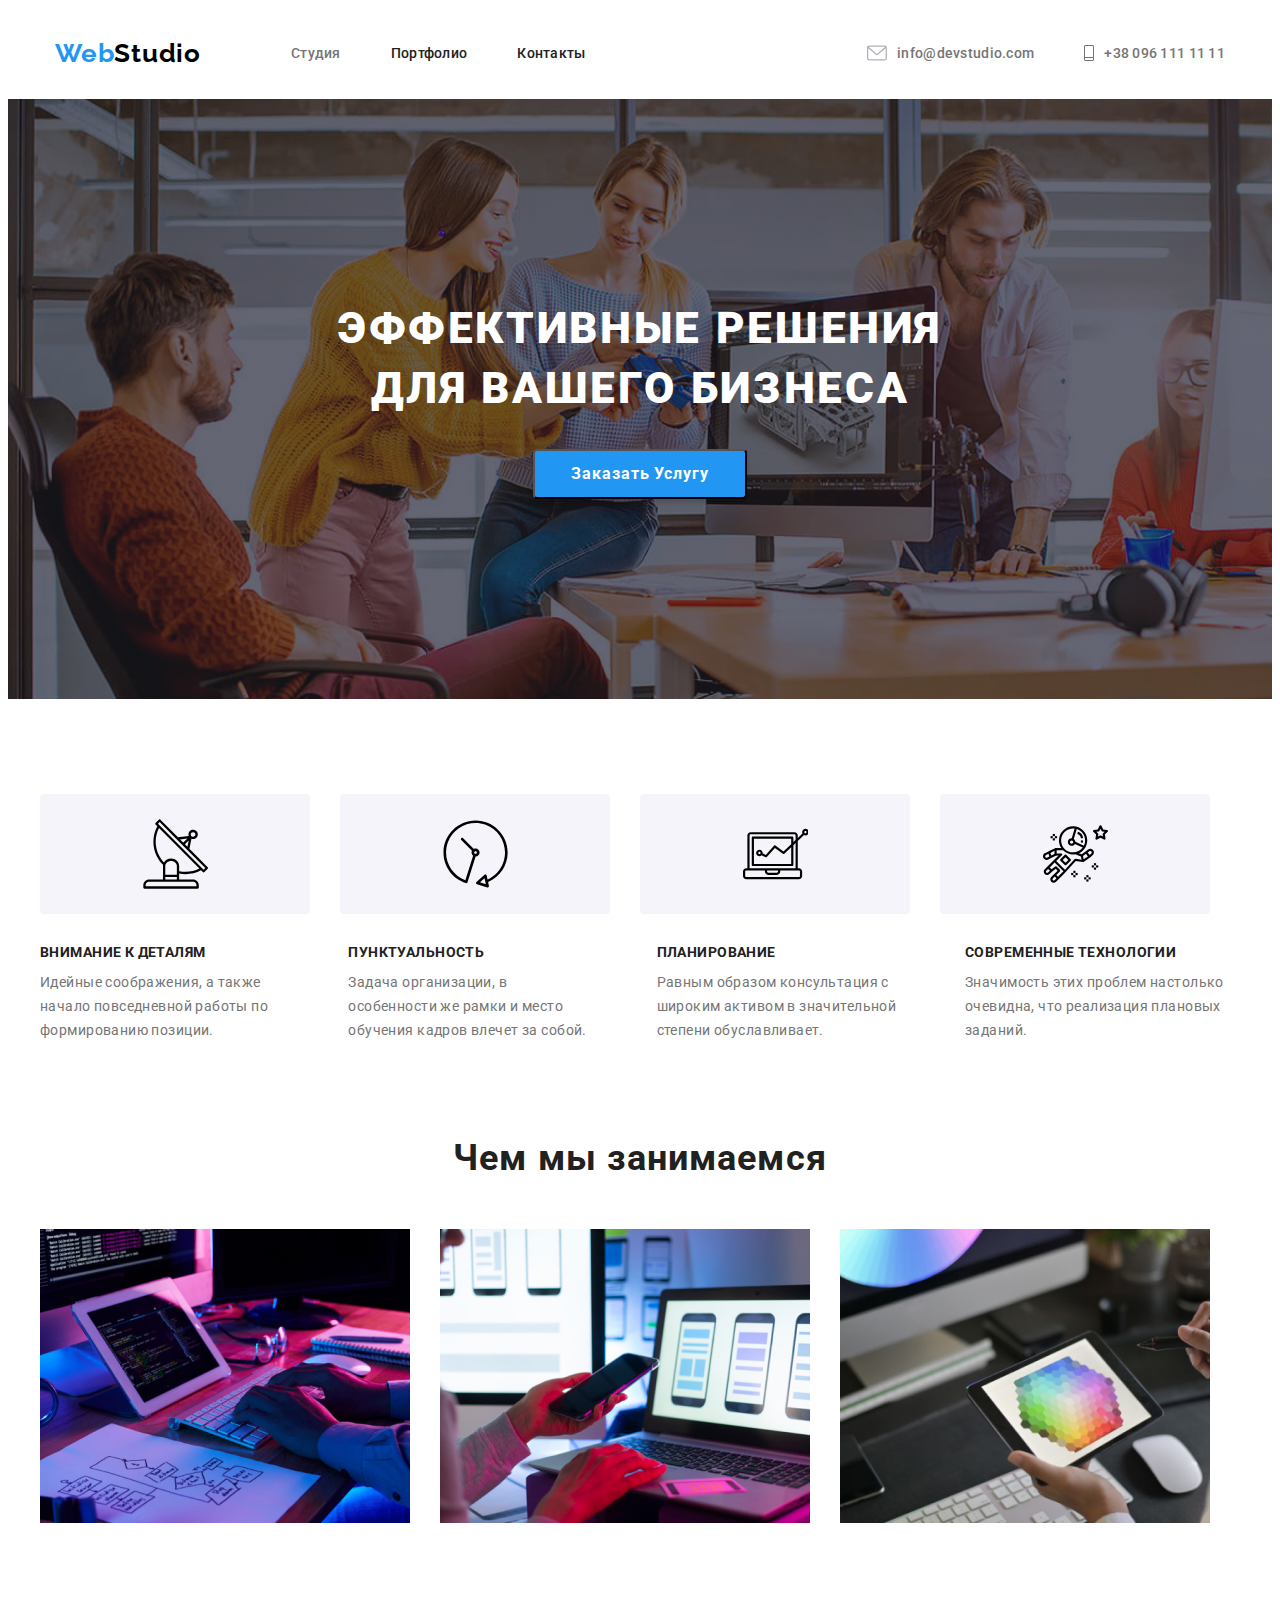
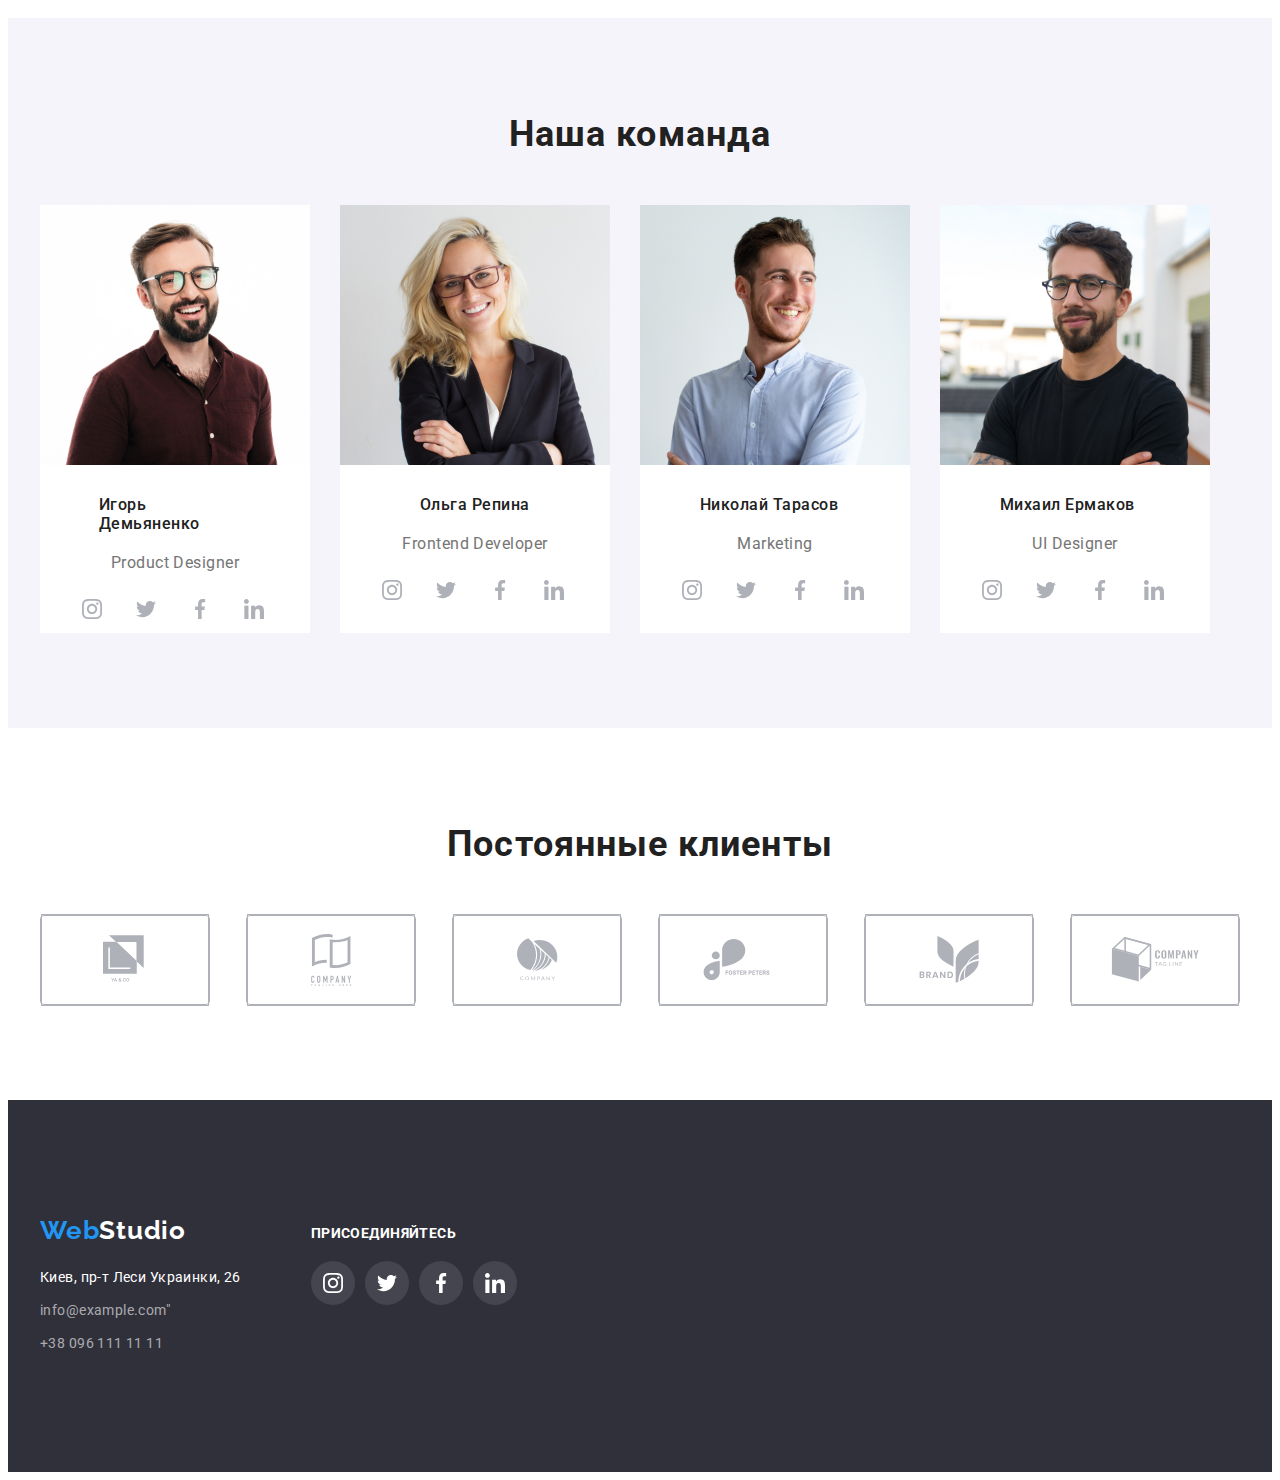
<file: index.html>
<!DOCTYPE html>
<html lang="ru">
<head>
    <meta charset="UTF-8">
    <meta name="viewport" content="width=device-width, initial-scale=1.0">
    <title>document</title>
    <link rel="stylesheet" href="https://cdnjs.cloudflare.com/ajax/libs/modern-normalize/1.0.0/modern-normalize.min.css"
        integrity="sha512-ISS7cAi1PEhQ8jnbJpJZMd29NlhNj4AWYyLOSp2CE/CsHxTCu+r+t0D2yoJudVrd0/8fTVPUVDzY5Tvli75u/g=="
        crossorigin="anonymous" />
    <link rel="stylesheet" href="./css/styles.css">
    <link rel= "preconnect" href="https://fonts.gstatic.com">
<link href="https://fonts.googleapis.com/css2?family=Raleway:wght@700&family=Roboto:wght@400;500;700;900&display=swap" rel="stylesheet", rel="preconnect" href="https://fonts.gstatic.com">
<link href="https://fonts.googleapis.com/css2?family=Raleway:wght@700&display=swap" rel="stylesheet">
</head>
<body> 
    <header class="header">
         <div class="container">
        <nav class="navigation">
         <a class="navigation-logo" href=""><span class="web">Web</span><span class="studio">Studio</span></a>
        <ul class="navigation-list">
           
            <li ><a class="address-mail" href="./portfolio.html">Студия</a></li>
            <li ><a class="navigation-list-item" href="./portfolio.html" >Портфолио</a></li>
            <li ><a class="navigation-list-item-in"  href="">Контакты</a></li>
        </ul>
        </nav>
            <address class="address" >
        <a  class = "navigation-list-item-blue" href="mailto:info@devstudio.com"><svg class="mail" width="16" height="12">
            <use href="./images/sprite.svg#icon-mail"> </use>
        </svg>
       info@devstudio.com</a>
          <a class="header-phone" href="tel:+380961111111"><svg class="phone" width="10" height="16">
            <use href="./images/sprite.svg#icon-phone"> </use>
        </svg>+38 096 111 11 11</a>
            </address>
        </div>
      </header>
    <!--HEADER-->
    <main>
<!--hero-->
    <section class="hero">
    <div class="container-hero">
    <h1 class="hero-title">
        Эффективные решения для вашего бизнеса
    </h1>
    
    <button  class="service-button"  type="button" > <span class="modal-button" >Заказать Услугу</span></button>
    </div>
   </section> 
   <section class="photo-before">
       <div class="container">
           <ul class="photo-before-list">
               <li class="photo-before-list-icon"> <svg class="photo-before-list-item"  width="65";
  height="70";>
                    <use href="./images/sprite.svg#icon-sputnik"></use>
                </svg></li>
        <li class="photo-before-list-icon"> <svg class="photo-before-list-item" width="65" ; height="70" ;>
                <use href="./images/sprite.svg#icon-clock"></use>
            </svg></li>
            <li class="photo-before-list-icon"> <svg class="photo-before-list-item" width="65" ; height="70" ;>
                    <use href="./images/sprite.svg#icon-lep-top"></use>
                </svg></li>
            <li class="photo-before-list-icon"> <svg class="photo-before-list-item" width="65" ; height="70" ;>
                    <use href="./images/sprite.svg#icon-space"></use>
                </svg></li>
           </ul>
   </div>
   </section>
<!--our work idea-->
    <section class="work">
        <div class="container">
        <ul class="work-ul" >
        <li class="work-desk"> <h2  class="work-idea">Внимание к деталям</h2>
        <span class="work-idea-optoins">Идейные соображения, а также начало повседневной работы по формированию позиции.
        </span>
    </li>
    <li class="work-desk" > <h2 class="work-idea" >Пунктуальность</h2> <span class="work-idea-optoins">Задача организации, в особенности же рамки и место обучения кадров влечет за собой.</span></li>
    <li class="work-desk"> <h2 class="work-idea" >Планирование</h2><span class="work-idea-optoins" > Равным образом консультация с широким активом в значительной степени обуславливает.</span></li>
    <li class="work-desk-once"> <h2 class="work-idea">Современные технологии</h2> <span class="work-idea-optoins">Значимость этих проблем настолько очевидна, что реализация плановых заданий.</span></li>
</ul>
</div>
    </section>

    <!--our work photo-->
    <section class="work-blok">
        <h2 class="work-process">Чем мы занимаемся</h2>
        <div class="container">
            <ul class="work-ul">
            <li class="photo-work"> <img src="images/our work/box 1.jpg" alt="фото чем мы занимаемся"  width="370" height="294"> </li>
            <li class="photo-work"><img src="images/our work/box2.jpg" alt="фото чем мы занимаемся"width="370" height="294"></li>
            <li ><img src="images/our work/box3.jpg" alt="фото чем мы занимаемся"width="370" height="294"></li>
        </ul>
        </div>
    
    </section>
    <!--our team-->
    <section class="work-people" >
        <div class="container">
        <h2 class="work-process">Наша команда</h2>
       
                
         <ul class="work-ul" >
               <div class="person">
            <img  class="img-card"  src="./images/our team/img (1).jpg" alt="фото дизайнера" width="270" height="260">
            <h3 class="name-one">Игорь Демьяненко</h3>
            <p class="professional">Product Designer</p>
            <ul class="social-network">
                <li class="social-network-items"><a class="social-network-link" href=""> <svg class="network-photo" ><use href="./images/sprite.svg#icon-instagram"></use></svg></a>
                </li>
                <li class="social-network-items"><a class="social-network-link" href=""> <svg class="network-photo">
                            <use href="./images/sprite.svg#icon-twitter"></use>
                        </svg></a>
                </li>
                <li class="social-network-items"><a class="social-network-link" href=""> <svg class="network-photo">
                            <use href="./images/sprite.svg#icon-facebook"></use>
                        </svg></a>
                </li>
                <li class="social-network-items"><a class="social-network-link" href=""> <svg class="network-photo">
                            <use href="./images/sprite.svg#icon-linkedin"></use>
                        </svg></a>
                </li>
                </ul>
            </div>
        <div class="person">
            <img   class="img-card"src="./images/our team/img (2).jpg" alt="фото менеджера"width="270" height="260">
            <h3 class="name-fr"> Ольга Репина</h3>
            <p class="professional" >Frontend Developer</p>
<ul class="social-network">
    <li class="social-network-items"><a class="social-network-link" href=""> <svg class="network-photo">
                <use href="./images/sprite.svg#icon-instagram"></use>
            </svg></a>
    </li>
    <li class="social-network-items"><a class="social-network-link" href=""> <svg class="network-photo">
                <use href="./images/sprite.svg#icon-twitter"></use>
            </svg></a>
    </li>
    <li class="social-network-items"><a class="social-network-link" href=""> <svg class="network-photo">
                <use href="./images/sprite.svg#icon-facebook"></use>
            </svg></a>
    </li>
    <li class="social-network-items"><a class="social-network-link" href=""> <svg class="network-photo">
                <use href="./images/sprite.svg#icon-linkedin"></use>
            </svg></a>
    </li>
</ul>
        </div>


        <div class="person">
            <img src="./images/our team/img (3).jpg" alt="фото маркетолога" width="270" height="260">
            <h3 class="name-mark">Николай Тарасов</h3>
            <p class="professional">Marketing</p>
<ul class="social-network">
    <li class="social-network-items"><a class="social-network-link" href=""> <svg class="network-photo">
                <use href="./images/sprite.svg#icon-instagram"></use>
            </svg></a>
    </li>
    <li class="social-network-items"><a class="social-network-link" href=""> <svg class="network-photo">
                <use href="./images/sprite.svg#icon-twitter"></use>
            </svg></a>
    </li>
    <li class="social-network-items"><a class="social-network-link" href=""> <svg class="network-photo">
                <use href="./images/sprite.svg#icon-facebook"></use>
            </svg></a>
    </li>
    <li class="social-network-items"><a class="social-network-link" href=""> <svg class="network-photo">
                <use href="./images/sprite.svg#icon-linkedin"></use>
            </svg></a>
    </li>
</ul>
        </div>

        <div class="person-once">
           
            <img src="./images/our team/img (4).jpg" alt="фото дизайнера"width="270" height="260">
            <h3 class="name-diz">Михаил Ермаков</h3>
            <p class="professional">UI Designer</p>
<ul class="social-network">
    <li class="social-network-items"><a class="social-network-link" href=""> <svg class="network-photo">
                <use href="./images/sprite.svg#icon-instagram"></use>
            </svg></a>
    </li>
    <li class="social-network-items"><a class="social-network-link" href=""> <svg class="network-photo">
                <use href="./images/sprite.svg#icon-twitter"></use>
            </svg></a>
    </li>
    <li class="social-network-items"><a class="social-network-link" href=""> <svg class="network-photo">
                <use href="./images/sprite.svg#icon-facebook"></use>
            </svg></a>
    </li>
    <li class="social-network-items"><a class="social-network-link" href=""> <svg class="network-photo">
                <use href="./images/sprite.svg#icon-linkedin"></use>
            </svg></a>
    </li>
</ul>
    </div>
       
    </div>
    </section>
    <section class="client">
        <div class="container-client">
            <h2 class="our-client">Постоянные клиенты</h2>
<ul class="client-list">
    <li class="client-items"><a class="client-items-link" href=""> <svg class="client-photo" width="45" height="50">
                <use href="./images/sprite.svg#icon-paper"></use>
                
            </svg></a>
            </li>

            <li class="client-items"><a class="client-items-link" href=""> <svg class="client-photo" width="45" height="52">
                        <use href="./images/sprite.svg#icon-company"></use>
            
                    </svg></a>
            </li>
            <li class="client-items"><a class="client-items-link" href=""> <svg class="client-photo" width="41" height="43">
                        <use href="./images/sprite.svg#icon-company-elipse"></use>
            
                    </svg></a>
            </li>
            <li class="client-items"><a class="client-items-link" href=""> <svg class="client-photo" width="80" height="42">
                        <use href="./images/sprite.svg#icon-foster"></use>
            
                    </svg></a>
            </li>
            <li class="client-items"><a class="client-items-link" href=""> <svg class="client-photo" width="60" height="47">
                        <use href="./images/sprite.svg#icon-brand"></use>
            
                    </svg></a>
            </li>
            <li class="client-items"><a class="client-items-link" href=""> <svg class="client-photo" width="89" height="45">
                        <use href="./images/sprite.svg#icon-company-kvadro"></use>
            
                    </svg></a>
            </li>
</ul>
</div>

            </div>
            </section>
</main>

<footer class="cont-footer">
<div class="container">
    <div class="nav-foot">
<a class="navigation-logo-footer" href=""><span class="web">Web</span><span class="studio-white">Studio</span></a>
<address >
    
<ul  class="futer-ul">
<li  class="address-footer-once" > <a  class= "address-style" href="https://goo.gl/maps/gUX8hAbv2jHmD63R7 " target="_blank">Киев, пр-т Леси Украинки, 26</a></li>
<li class="address-footer"><a class= "address-style-inf" href="mailto:info@example.com">info@example.com"</a></li>
<li class="address-footer"><a class= "address-style-inf"href="tel:+380961111111">+38 096 111 11 11</a></li>
</ul>
</address>
</div>
<div class="footer-social">
    <p class="footer-it"> присоединяйтесь</p>

    <ul class="social-network-footer">
        <li class="social-network-items"><a class="social-network-link-footer" href=""> <svg class="network-photo-footer">
                    <use href="./images/sprite.svg#icon-instagram"></use>
                </svg></a>
        </li>
        <li class="social-network-items"><a class="social-network-link-footer" href=""> <svg class="network-photo-footer">
                    <use href="./images/sprite.svg#icon-twitter"></use>
                </svg></a>
        </li>
        <li class="social-network-items"><a class="social-network-link-footer" href=""> <svg class="network-photo-footer">
                    <use href="./images/sprite.svg#icon-facebook"></use>
                </svg></a>
        </li>
        <li class="social-network-items"><a class="social-network-link-footer" href=""> <svg class="network-photo-footer">
                    <use href="./images/sprite.svg#icon-linkedin"></use>
                </svg></a>
        </li>
    </ul>
</div>
</div>

</footer>
</body>
</html>
</file>
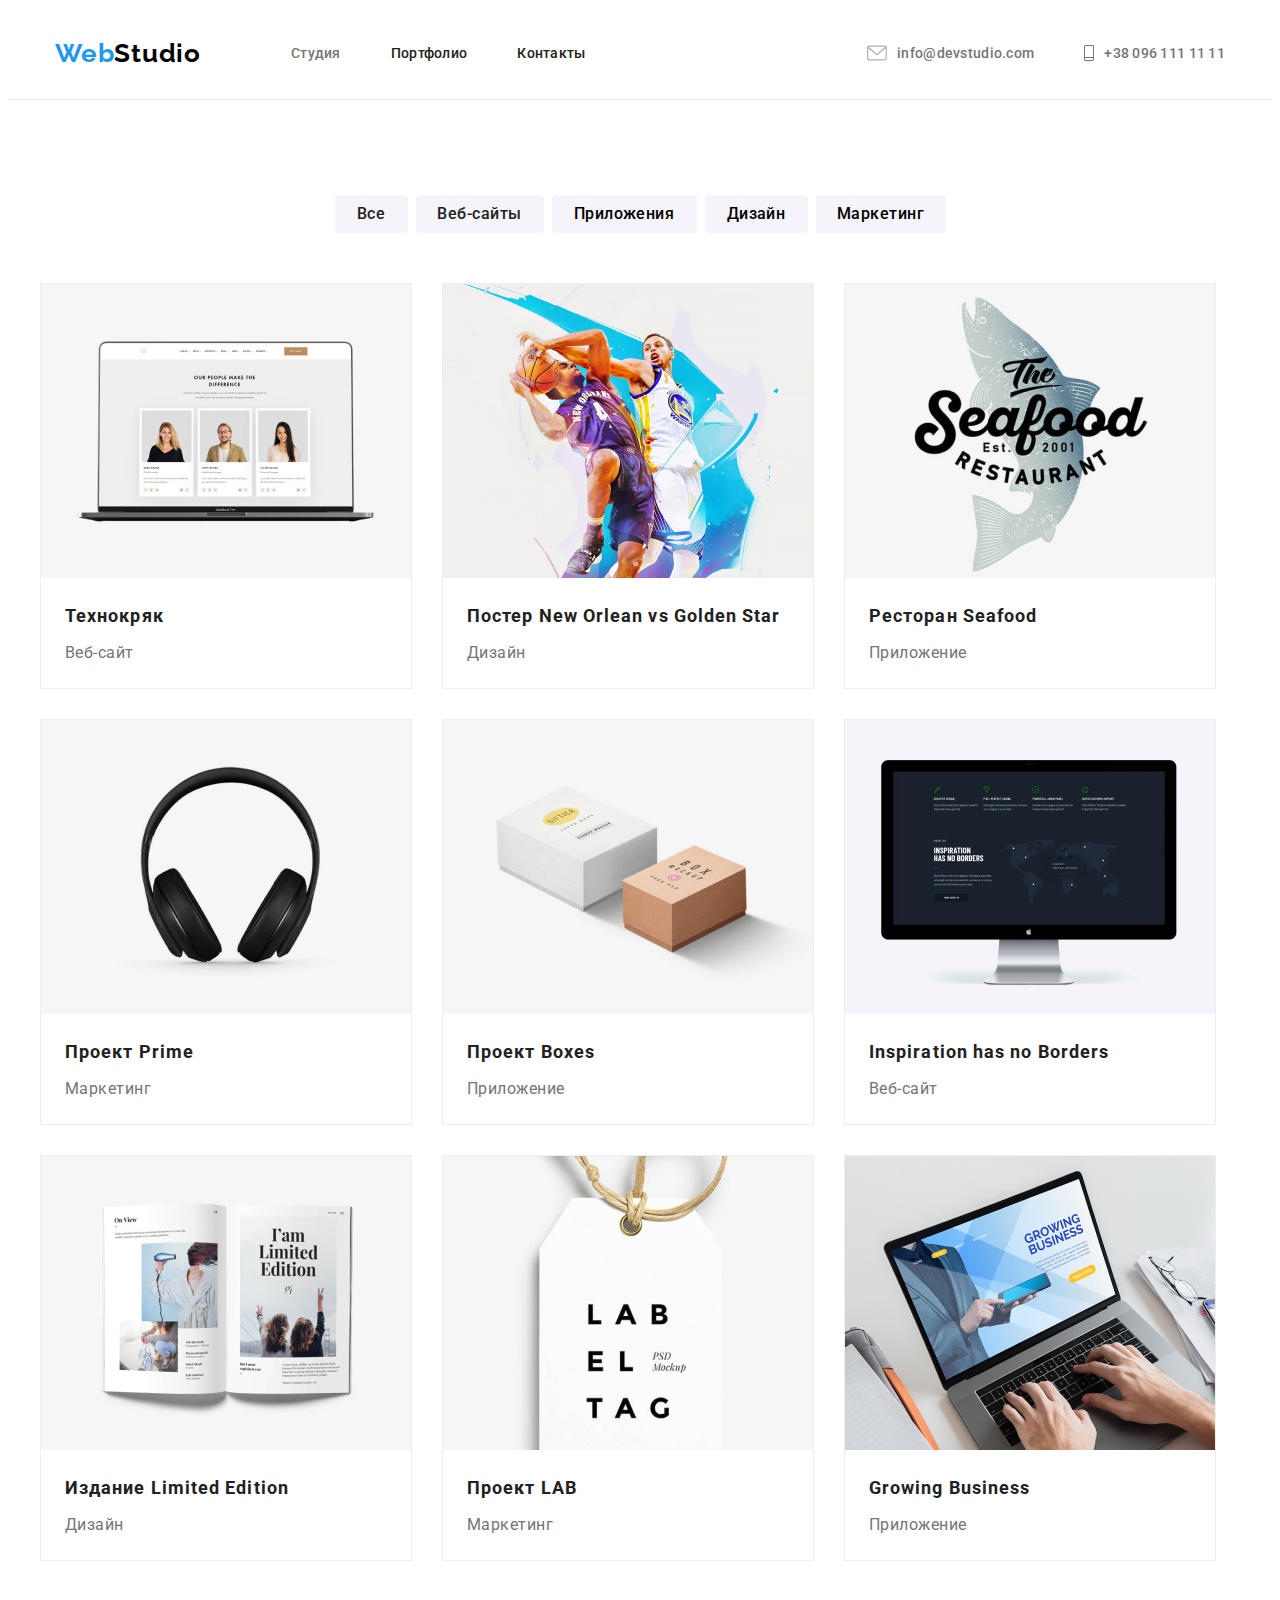
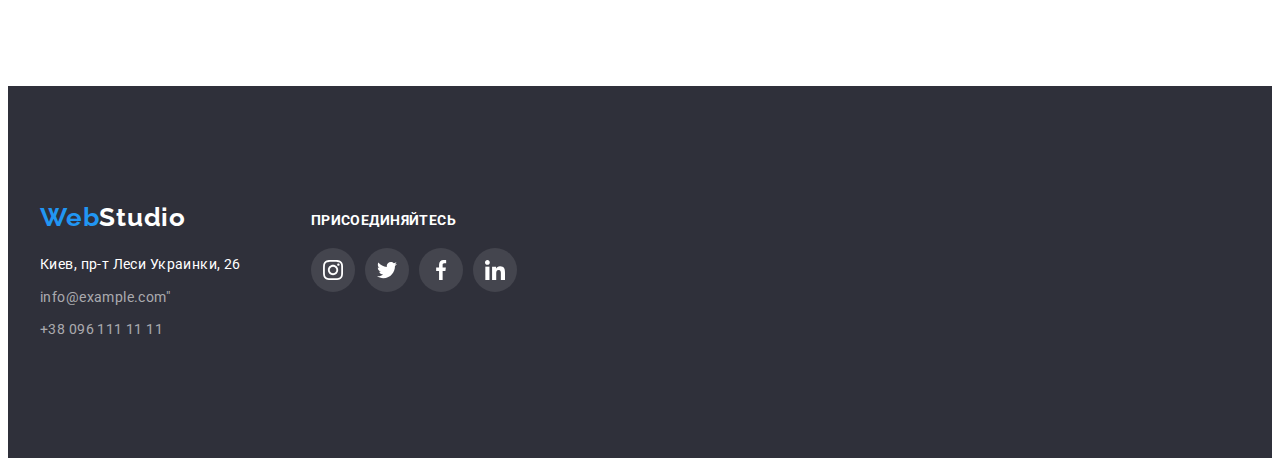
<file: portfolio.html>
<!DOCTYPE html>
<html lang="en">
<head>
    <meta charset="UTF-8">
    <meta name="viewport" content="width=device-width, initial-scale=1.0">
    <title>Document</title>
    <link rel="stylesheet" href="https://cdnjs.cloudflare.com/ajax/libs/modern-normalize/1.0.0/modern-normalize.min.css"
        integrity="sha512-ISS7cAi1PEhQ8jnbJpJZMd29NlhNj4AWYyLOSp2CE/CsHxTCu+r+t0D2yoJudVrd0/8fTVPUVDzY5Tvli75u/g=="
        crossorigin="anonymous" />
<link rel="stylesheet" href="./css/styles.css">
<link rel="preconnect" href="https://fonts.gstatic.com">
<link href="https://fonts.googleapis.com/css2?family=Raleway:wght@700&family=Roboto:wght@400;500;700;900&display=swap"
    rel="stylesheet",  rel="preconnect" href="https://fonts.gstatic.com">
<link href="https://fonts.googleapis.com/css2?family=Raleway:wght@700&display=swap" rel="stylesheet">
</head>
<body>
   
    
    <header class="header bord">
        <div class="container">
            <nav class="navigation">
                <a class="navigation-logo" href=""><span class="web">Web</span><span class="studio">Studio</span></a>
                <ul class="navigation-list">
        
                    <li><a class="address-mail" href="./index.html">Студия</a></li>
                    <li><a class="navigation-list-item" href="./portfolio.html">Портфолио</a></li>
                    <li><a class="navigation-list-item-in" href="">Контакты</a></li>
                </ul>
            </nav>
            <address class="address">
                <a class="navigation-list-item-blue" href="mailto:info@devstudio.com"><svg class="mail" width="16" height="12">
                        <use href="./images/sprite.svg#icon-mail"> </use>
                    </svg>
                    info@devstudio.com</a>
                <a class="header-phone" href="tel:+380961111111"><svg class="phone" width="10" height="16">
                        <use href="./images/sprite.svg#icon-phone"> </use>
                    </svg>+38 096 111 11 11</a>
            </address>
        </div>
    </header>

       <main>
         <section class="gallery">
             <ul  class="button container">
            <li  ><button  class="button-service-white" type="button">Все</li>
            <li > <button  class="button-service" type="button">Веб-сайты</button></li>
            <li><button  class="button-service-two" type="button">Приложения</button></li>
            <li><button  class="button-service-three" type="button">Дизайн</button></li>
            <li><button  class="button-service-four"type="button">Маркетинг</button><li>
            </ul>

         <div class="  container">
        <ul class=" work-once ">
           
            <li class="photo-portfolio-once">
                <a class="portfolio-shadow" href="">
                <img src="./portfolio/protfolio  images/main-page/tehnokryak-1.jpg" alt="" width="370" height="294">
                   <div class="discription-photo">
                <p class="descriptin-photo">
                    Технокряк
                    </p>
                    <p class="descriptin-photo-work">Веб-сайт </p> 
                    </div>
                    </a>
            </li>
            <li class="photo-portfolio-once">
                <a class="portfolio-shadow" href="">
                <img src="./portfolio/protfolio  images/main-page/poster-2.jpg" alt="" width="370" height="294">
                <div class="discription-photo">
                <p class="descriptin-photo">
                    Постер New Orlean vs Golden Star
                    </p>
                    <p class="descriptin-photo-work">Дизайн</p>
                    </div>
                </a>
            </li>
            <li class="photo-portfolio-twice">
                <a class="portfolio-shadow" href="">
                <img src="./portfolio/protfolio  images/main-page/resyaurant-3.jpg" alt="" width="370" height="294">
                <div class="discription-photo">
                <p class="descriptin-photo">
                    Ресторан Seafood
                    </p>
                    <p class="descriptin-photo-work">Приложение</p>
                    </div>
                </a>
            </li>
                         
            <li class="photo-portfolio-once">
                <a  class="portfolio-shadow" href="">
                <img src="./portfolio/protfolio  images/main-page/img-4.jpg" alt="" width="370" height="294">
                    <div class="discription-photo">
                <p class="descriptin-photo">
                    Проект Prime
                    </p >
                    <p class="descriptin-photo-work">Маркетинг</p>
                    </div>
                </a>
            </li>
            <li class="photo-portfolio-once">
                <a class="portfolio-shadow" href="">
                <img src="./portfolio/protfolio  images/main-page/img-5.jpg" alt="" width="370" height="294">
                <div class="discription-photo">
                    <p class="descriptin-photo">
                    Проект Boxes
                    </p >
                    <p class="descriptin-photo-work">Приложение</p>
                    </div>
                    </a>
            </li>
            <li class="photo-portfolio-twice">
                <a  class="portfolio-shadow" href="">
                <img src="./portfolio/protfolio  images/main-page/img-6.jpg" alt="" width="370" height="294">
                <div class="discription-photo">
                    <p class="descriptin-photo">
                    Inspiration has no Borders
                    </p>
                    <p class="descriptin-photo-work">Веб-сайт</p>
                    </div>
                    </a>
            </li>
            
            <li class="photo-portfolio-once">
                <a  class="portfolio-shadow" href="">
                <img src="./portfolio/protfolio  images/main-page/img-7.jpg" alt="" width="370" height="294">
                <div class="discription-photo">
                    <p class="descriptin-photo">
                    Издание Limited Edition
                    </p>
                    <p class="descriptin-photo-work">Дизайн</p>
                    </div>
                </a>
            </li>
            <li class="photo-portfolio-once">
                <a class="portfolio-shadow" href="">
                <img src="./portfolio/protfolio  images/main-page/img-8.jpg" alt="" width="370" height="294">
                <div class="discription-photo">
                    <p class="descriptin-photo">
                    Проект LAB
                    </p>
                    <p class="descriptin-photo-work">Маркетинг</p>
                    </div>
                </a>
            </li>
            <li class="photo-portfolio-twice">
                <a class="portfolio-shadow" href="">
                <img src="./portfolio/protfolio  images/main-page/img-9.jpg" alt=""width="370" height="294">
                <div class="discription-photo">
                    <p class="descriptin-photo">
                    Growing Business
                    </p>
                    <p class="descriptin-photo-work">Приложение</p>
                </div>
            </a>
            </li>
        </ul>
        </div>
        
    </section>
    </main>
<footer class="cont-footer">
    <div class="container">
        <div class="nav-foot">
            <a class="navigation-logo-footer" href=""><span class="web">Web</span><span
                    class="studio-white">Studio</span></a>
            <address>

                <ul class="futer-ul">
                    <li class="address-footer-once"> <a class="address-style"
                            href="https://goo.gl/maps/gUX8hAbv2jHmD63R7 " target="_blank">Киев, пр-т Леси Украинки,
                            26</a></li>
                    <li class="address-footer"><a class="address-style-inf"
                            href="mailto:info@example.com">info@example.com"</a></li>
                    <li class="address-footer"><a class="address-style-inf" href="tel:+380961111111">+38 096 111 11
                            11</a></li>
                </ul>
            </address>
        </div>
        <div class="footer-social">
            <p class="footer-it"> присоединяйтесь</p>

            <ul class="social-network-footer">
                <li class="social-network-items"><a class="social-network-link-footer" href=""> <svg
                            class="network-photo-footer">
                            <use href="./images/sprite.svg#icon-instagram"></use>
                        </svg></a>
                </li>
                <li class="social-network-items"><a class="social-network-link-footer" href=""> <svg
                            class="network-photo-footer">
                            <use href="./images/sprite.svg#icon-twitter"></use>
                        </svg></a>
                </li>
                <li class="social-network-items"><a class="social-network-link-footer" href=""> <svg
                            class="network-photo-footer">
                            <use href="./images/sprite.svg#icon-facebook"></use>
                        </svg></a>
                </li>
                <li class="social-network-items"><a class="social-network-link-footer" href=""> <svg
                            class="network-photo-footer">
                            <use href="./images/sprite.svg#icon-linkedin"></use>
                        </svg></a>
                </li>
            </ul>
        </div>
    </div>

</footer>
</body>
</html>
</file>
<file: css/styles.css>
h1,
h2,
h3,
h4,
h5,
h6 {
  margin: 0;
}

ul,
ol {
  margin: 0;
  padding: 0;
}

p {
  margin: 0;
}
img {
  display: block;
}
/*HEADER!!!!!!!!!!!!!!!!!!!!!!!!!!!!!!!!!!!!!!!!!!!!!!!!!!!!!*/
.header .container {
  display: flex;
  align-items: center;
  width: 1170px;
  margin: 0 auto;
  padding-top: 30px;
  padding-bottom: 30px;
}
.navigation {
  display: flex;
  align-items: center;
}
.navigation-list {
  display: flex;
}
.address {
  display: flex;
  margin-left: auto;
}
.header .navigation-logo {
  margin-right: 90px;
}
.address-mail {
  margin-right: 50px;
  outline: none;
}
.navigation-list-item {
  margin-right: 50px;
  text-decoration: none;
  outline: none;
}
.address-footer {
  display: flex;
  align-items: center;
}
.navigation-list-item-blue {
  margin-right: 50px;
  text-decoration: none;
}
.container {
  width: 1200px;
  margin: 0 auto;
  flex-wrap: wrap;
  list-style: none;
  /*justify-content: center;*/
  display: flex;
}

.navigation-list-item,
.navigation-list-item-port,
.navigation-list-item-in {
  font-family: "Roboto", sans-serif;
  font-weight: 500;
  font-size: 14px;
  line-height: 1.1422;
  letter-spacing: 0.02em;
  color: #212121;
  text-decoration: none;
  list-style-type: none;
  outline: none;
}

.address-mail,
.header-phone {
  font-family: "Roboto", sans-serif;
  font-style: normal;
  font-weight: 500;
  font-size: 14px;
  line-height: 1.1422;
  letter-spacing: 0.02em;
  color: #757575;
  text-decoration: none;
}

.address-mail:hover,/*hover for e-mail address*/
.address-mail:focus {
  color: #2196f3;
}

.button-service:hover,
.button-service:focus {
  background-color: #2196f3;
  color: white;
}

/*HERO*/
.hero {
  background: #2f303a;
  background-image: linear-gradient(
      rgba(47, 48, 58, 0.4),
      rgba(47, 48, 58, 0.4)
    ),
    url("../images/hero/bg.jpg"); /*задаем фон в виде картинки*/ /* обязательно задаем!!!!!!!!!!!!!!!!!!!!!!!!!!!!!!!!!!!!!!!!!!!!!!!!!*/

  background-size: cover; /* обязательно задаем!!!!!!!!!!!!!!!!!!!!!!!!!!!!!!!!!!!!!!!!!!!!!!!!!*/

  background-repeat: no-repeat; /* обязательно задаем!!!!!!!!!!!!!!!!!!!!!!!!!!!!!!!!!!!!!!!!!!!!!!!!!*/
  align-items: center;
  padding: 200px 0;
}

.modal-button {
  font-family: "Roboto", sans-serif;
  font-style: normal;
  font-weight: bold;
  font-size: 16px;
  line-height: 30px;
  align-items: center;
  text-align: center;
  letter-spacing: 0.06em;
  color: #ffffff;
  padding-left: 30px;
  padding-right: 30px;
  padding-top: 10px;
  padding-bottom: 10px;
}
.service-button {
  margin: 0 auto;
  display: block;
  min-width: 200px;
  height: 50px;
  background: #2196f3;
  box-shadow: 0px 4px 4px rgba(0, 0, 0, 0.15);
  border-radius: 4px;
  cursor: pointer; /*рука на кнопке*/
  margin-top: 30px;
}
.hero-title {
  font-family: "Roboto", sans-serif;
  font-style: normal;
  font-weight: 900;
  font-size: 44px;
  line-height: 1.363;
  text-align: center;
  letter-spacing: 0.06em;
  text-transform: uppercase;
  color: #ffffff;
  width: 696px;
  margin: 0 auto;
}
/*OUR WORK IDEA */
.work-idea {
  font-family: "Roboto", sans-serif;
  font-style: normal;
  font-weight: bold;
  font-size: 14px;
  line-height: 16px;
  letter-spacing: 0.03em;
  text-transform: uppercase;
  color: #212121;
  list-style-type: none;
  margin-bottom: 10px;
}
.work {
  list-style-type: none;
}
.work-footer {
  display: flex;
  list-style-type: none;
  align-items: center;
  flex-direction: column;
}
.futer-ul {
  list-style-type: none;
  padding-top: 20px;
}
.work-ul {
  display: flex;
  list-style: none;
  align-items: center;
}
.work-idea-optoins {
  font-family: "Roboto", sans-serif;
  font-style: normal;
  font-weight: normal;
  font-size: 14px;
  line-height: 24px;
  letter-spacing: 0.03em;
  color: #757575;
}

.work-desk {
  padding-right: 30px;
  width: 275px;
  margin-right: 30px;
}
.work-desk-once {
  max-width: 275px;
}

.photo-work {
  padding-right: 30px;
}

/*OUR prpcess, our peple*/
.work-people {
  background: #f5f4fa;
  margin: 0 auto;
  padding-top: 95px;
  padding-bottom: 95px;
}

.work-process {
  font-family: "Roboto", sans-serif;
  font-style: normal;
  font-weight: bold;
  font-size: 36px;
  line-height: 42px;
  text-align: center;
  letter-spacing: 0.03em;
  color: #212121;
  padding-bottom: 50px;
  margin: 0 auto;
}
.work-blok {
  padding-top: 95px;
  padding-bottom: 95px;
}
.person {
  margin-right: 30px;
  background: #ffffff;
  cursor: pointer;
  max-width: 270px;
  height: 428px;
}
.person-once {
  background: #ffffff;
  cursor: pointer;
  max-width: 270px;
  height: 428px;
}
.name-one {
  font-family: "Roboto", sans-serif;
  font-style: normal;
  font-weight: 500;
  font-size: 16px;
  line-height: 19px;
  letter-spacing: 0.03em;
  color: #212121;
  padding-left: 59px;
  padding-right: 59px;
  padding-top: 30px;
  padding-bottom: 10px;
}
.name-fr {
  font-family: "Roboto", sans-serif;
  font-style: normal;
  font-weight: 500;
  font-size: 16px;
  line-height: 19px;
  letter-spacing: 0.03em;
  color: #212121;
  padding-left: 80px;
  padding-right: 80px;
  padding-top: 30px;
  padding-bottom: 10px;
}
.name-mark {
  font-family: "Roboto", sans-serif;
  font-style: normal;
  font-weight: 500;
  font-size: 16px;
  line-height: 19px;
  letter-spacing: 0.03em;
  color: #212121;
  padding-left: 60px;
  padding-right: 60px;
  padding-top: 30px;
  padding-bottom: 10px;
}
.name-diz {
  font-family: "Roboto", sans-serif;
  font-style: normal;
  font-weight: 500;
  font-size: 16px;
  line-height: 19px;
  letter-spacing: 0.03em;
  color: #212121;
  padding-left: 60px;
  padding-right: 60px;
  padding-top: 30px;
  padding-bottom: 10px;
}
.professional {
  font-family: "Roboto", sans-serif;
  font-style: normal;
  font-weight: normal;
  font-size: 16px;
  line-height: 19px;
  /* identical to box height */
  letter-spacing: 0.03em;
  color: #757575;
  padding-top: 10px;
  padding-bottom: 15px;
  text-align: center;
}
.cont-footer {
  display: flex;
  align-items: center;
  padding-top: 60px;
  padding-bottom: 60px;
  height: 252px;
  background: #2f303a;
}

/*OUR process, our peple*/

/*ADDRESS*/
.address-style {
  font-family: "Roboto", sans-serif;
  font-style: normal;
  font-weight: normal;
  font-size: 14px;
  line-height: 1.71;
  letter-spacing: 0.03em;
  text-decoration: none;
  color: #ffffff;
}
.address-style-inf {
  font-family: "Roboto", sans-serif;
  font-style: normal;
  font-weight: normal;
  font-size: 14px;
  line-height: 1.71;
  letter-spacing: 0.03em;
  text-decoration: none;
  color: rgba(255, 255, 255, 0.6);
}

/*ADDRESS*/
.studio {
  font-family: "Raleway", sans-serif;
  font-style: normal;
  font-weight: bold;
  font-size: 26px;
  line-height: 1.19;
  letter-spacing: 0.03em;
  text-decoration: none;
  color: black;
}
.web {
  font-family: Raleway;
  font-style: normal;
  font-weight: bold;
  font-size: 26px;
  line-height: 1.19;
  letter-spacing: 0.03em;
  color: #2196f3;
}

.navigation-list-item-port {
  font-family: Roboto;
  font-style: normal;
  font-weight: 500;
  font-size: 14px;
  line-height: 1.142;
  letter-spacing: 0.02em;
  color: #212121;
}

.address-mail-port,
.header-phone-port {
  font-family: "Roboto", sans-serif;
  font-style: normal;
  font-weight: 500;
  font-size: 14px;
  line-height: 1.142;
  letter-spacing: 0.02em;
  text-decoration: none;
  color: #757575;
}
.descriptin-photo {
  font-family: "Roboto", sans-serif;
  font-style: normal;
  font-weight: bold;
  font-size: 18px;
  line-height: 2;
  letter-spacing: 0.06em;
  color: #212121;
  padding-bottom: 4px;
  text-decoration: none;
}
.descriptin-photo-work {
  font-family: "Roboto", sans-serif;
  font-style: normal;
  font-weight: normal;
  font-size: 16px;
  line-height: 1.875;
  letter-spacing: 0.03em;
  color: #757575;
  text-decoration: none;
}
.navigation-logo {
  font-family: Raleway;
  font-style: normal;
  font-weight: bold;
  font-size: 26px;
  line-height: 1.19;
  letter-spacing: 0.03em;
  color: #2196f3;
  text-decoration: none;
  outline: none;
}
.navigation-logo-footer {
  width: 145px;
  height: 31px;
  font-family: Raleway;
  font-style: normal;
  font-weight: bold;
  font-size: 26px;
  line-height: 31px;
  letter-spacing: 0.03em;
  text-decoration: none;
}
.address-style {
  font-family: "Roboto", sans-serif;
  font-style: normal;
  font-weight: normal;
  font-size: 14px;
  line-height: 1.714;
  letter-spacing: 0.03em;
  text-decoration: none;
  /*color: #FFFFFF;*/
}

.navigation-list {
  list-style-type: none;
}
.studio-white {
  color: white;
}

.navigation-list-item-blue {
  font-family: "Roboto", sans-serif;
  font-style: normal;
  font-weight: 500;
  font-size: 14px;
  line-height: 16px;
  letter-spacing: 0.02em;
  color: #757575;
  outline: none;
}

.navigation-list-item-blue:hover,
.navigation-list-item-blue:focus {
  color: #2196f3;
}

.navigation-list-item-port-blue {
  font-family: "Roboto", sans-serif; /*задаем голубой для*/
  font-style: normal;
  font-weight: 500;
  font-size: 14px;
  line-height: 16px;
  letter-spacing: 0.02em;
  color: #2196f3;
  text-decoration: none;
}

.button-service {
  list-style-type: none;
  font-family: Roboto;
  font-style: normal;
  font-weight: 500;
  font-size: 16px;
  line-height: 26px;
  text-align: center;
  letter-spacing: 0.03em;
  color: #212121;
  width: 128px;
  height: 38px;
  background: #f5f4fa;
  border-radius: 4px;
  border: none;
  outline: none;
}

.header-phone:hover,/*hover for e-mail address*/
.header-phone:focus {
  color: #2196f3;
  outline: none;
}

.button-service-white {
  font-family: "Roboto", sans-serif;
  font-style: normal;
  font-weight: 500;
  font-size: 16px;
  line-height: 26px;
  letter-spacing: 0.03em;
  color: #212121;
  margin-right: 8px;
  width: 73px;
  height: 38px;
  cursor: pointer;
  background: #f5f4fa;
  border-radius: 4px;
  border: none;
  outline: none;
}
.button-service-white:hover,
.button-service-white:focus {
  background-color: #2196f3;
  color: white;
}

.address-footer {
  padding-top: 9px;
}

/*--------------------------------ПОРТФОЛИО-------------------------------*/
.header-portfolio {
  display: flex;
  align-items: center;
  padding-top: 30px;
  padding-bottom: 30px;
}
.work-portfolio {
  list-style: none;
  display: flex;
}
.navigation-partfolio {
  display: flex;
  align-items: center;
}
.address-porfolio {
  display: flex;
  align-items: center;
}
.navigation-logo-partfolio {
  margin-right: 95px;
  text-decoration: none;
}
.nav {
  margin-right: 50px;
}
.navigation-list-item-port-contact {
  font-family: Roboto;
  font-style: normal;
  font-weight: 500;
  font-size: 14px;
  line-height: 1.142;
  letter-spacing: 0.02em;
  color: #212121;
  text-decoration: none;
}
.address-porfolio {
  margin-left: auto;
}
.address-mail-port {
  margin-right: 50px;
}
.button {
  display: flex;
  text-align: center;
  justify-content: center;
  padding-bottom: 50px;
  list-style-type: none;
}

.button-service {
  margin-right: 8px;
  width: 128px;
  height: 38px;
  background: #f5f4fa;
  border-radius: 4px;
  cursor: pointer;
  font-family: Roboto;
  font-style: normal;
  font-weight: 500;
  font-size: 16px;
  line-height: 26px;
  text-align: center;
  letter-spacing: 0.03em;
  border: none;
  outline: none;
}

.button-service-two {
  margin-right: 8px;
  width: 145px;
  height: 38px;
  background: #f5f4fa;
  border-radius: 4px;
  cursor: pointer;
  font-family: Roboto;
  font-style: normal;
  font-weight: 500;
  font-size: 16px;
  line-height: 26px;
  text-align: center;
  letter-spacing: 0.03em;
  border: none;
  outline: none;
}
.button-service-two:hover,
.button-service-two:focus {
  background-color: #2196f3;
  color: white;
}

.button-service-three {
  margin-right: 8px;
  width: 103px;
  height: 38px;
  background: #f5f4fa;
  border-radius: 4px;
  cursor: pointer;
  font-family: Roboto;
  font-style: normal;
  font-weight: 500;
  font-size: 16px;
  line-height: 26px;
  text-align: center;
  letter-spacing: 0.03em;
  border: none;
  outline: none;
}
.button-service-three:hover,
.button-service-three:focus {
  background-color: #2196f3;
  color: white;
}
.button-service-four {
  width: 130px;
  height: 38px;
  background: #f5f4fa;
  cursor: pointer;
  font-family: Roboto;
  font-style: normal;
  font-weight: 500;
  font-size: 16px;
  line-height: 26px;
  text-align: center;
  letter-spacing: 0.03em;
  border: none;
  outline: none;
}
.button-service-four:hover,
.button-service-four:focus {
  background-color: #2196f3;
  color: white;
}
.work-once {
  list-style: none;
  display: flex;
  flex-wrap: wrap; /*-----------------------------------очень важно*/
}
.photo-portfolio-once {
  margin-right: 30px;
  margin-bottom: 30px;
  background: #ffffff;
  box-sizing: border-box;
  cursor: pointer;
  text-decoration: none;
  background: #ffffff;
  border: 1px solid #eeeeee;
  box-sizing: border-box;
  outline: none;
}

.photo-portfolio-once:hover,
.photo-portfolio-once:focus {
  box-shadow: 0px 1px 1px rgba(0, 0, 0, 0.12), 0px 4px 4px rgba(0, 0, 0, 0.06),
    1px 4px 6px rgba(0, 0, 0, 0.16);
}

.portfolio-shadow {
  text-decoration: none;
}

.portfolio-shadow:focus {
  display: block;
  box-shadow: 0px 1px 1px rgba(0, 0, 0, 0.12), 0px 4px 4px rgba(0, 0, 0, 0.06),
    1px 4px 6px rgba(0, 0, 0, 0.16);
  outline: none;
}

.photo-portfolio-twice:hover,
.photo-portfolio-twice:focus {
  box-shadow: 0px 1px 1px rgba(0, 0, 0, 0.12), 0px 4px 4px rgba(0, 0, 0, 0.06),
    1px 4px 6px rgba(0, 0, 0, 0.16);
}

.photo-portfolio-twice {
  margin-bottom: 30px;
  background: #ffffff;
  border: 1px solid #eeeeee;
  box-sizing: border-box;
  cursor: pointer;
  border: 1px solid #eeeeee;
  box-sizing: border-box;
  outline: none;
}
.discription-photo {
  padding-left: 24px;
  padding-right: 24px;
  padding-top: 20px;
  padding-bottom: 20px;
  text-decoration: none;
}
.bord {
  border-bottom: 1px solid #ececec;
}
.gallery {
  padding-bottom: 95px;
  padding-top: 95px;
}
.header-phone:hover,/*hover for e-mail address*/
.header-phone:focus {
  color: #2196f3;
}

.navigation-list-item:hover,/*hover for e-mail address*/
.navigation-list-item:focus {
  color: #2196f3;
}
.mail {
  color: #757575;
  margin-right: 10px;
}

.navigation-list-item-blue {
  display: flex;
  align-items: center;
}
.phone {
  margin-right: 10px;
  color: #757575;
}
.header-phone {
  display: flex;
  align-items: center;
}

.navigation-list-item-in:hover,
.navigation-list-item-in:focus {
  color: #2196f3;
}
.social-network {
  display: flex;
  justify-content: space-between;
  list-style: none;
  padding-bottom: 30px;
  padding-right: 30px;
  padding-left: 30px;
}
.social-network-link {
  /* родной цвет окошка*/
  width: 44px;
  height: 44px;
  background-color: #ffffff;
  display: block;
  border-radius: 50%;
  display: flex;
  justify-content: center;
  align-items: center;
  outline: none;
}
.social-network-link:hover,
.social-network-link:focus {
  background: #2196f3; /* наводим на ссылку и получаем ховер*/
}

.social-network-link:hover .network-photo,
.social-network-link:focus .network-photo {
  /*наводим на родной цвет а получаем ховер иконки*/
  fill: #ffffff;
}

.network-photo {
  width: 20px;
  height: 20px;
  color: #afb1b8; /*родной цвет иконки*/
}
.network-photo {
  fill: currentColor; /* утверждаем родной цвет*/
}
.social-network-link-footer:hover,
.social-network-link-footer:focus {
  background: #2196f3;
  outline: none;
}

.network-photo-footer {
  width: 20px;
  height: 20px;
  color: #ffffff;
}
.network-photo-footer {
  fill: currentColor;
}

.social-network-link-footer {
  width: 44px;
  height: 44px;
  background: #2f303a;
  background-image: linear-gradient(
    rgba(255, 255, 255, 0.1),
    rgba(255, 255, 255, 0.1)
  );
  display: block;
  border-radius: 50%;
  display: flex;
  justify-content: center;
  align-items: center;
}
.person:hover,
.person:focus {
  box-shadow: 0px 1px 3px rgba(0, 0, 0, 0.12), 0px 1px 1px rgba(0, 0, 0, 0.14),
    0px 2px 1px rgba(0, 0, 0, 0.2);
  border-radius: 0px 0px 4px 4px;
}
.person-once:hover,
.person-once:focus {
  box-shadow: 0px 1px 3px rgba(0, 0, 0, 0.12), 0px 1px 1px rgba(0, 0, 0, 0.14),
    0px 2px 1px rgba(0, 0, 0, 0.2);
  border-radius: 0px 0px 4px 4px;
}

.footer-it {
  font-family: Roboto;
  font-style: normal;
  font-weight: bold;
  font-size: 14px;
  line-height: 16px;
  letter-spacing: 0.03em;
  text-transform: uppercase;
  color: #ffffff;
}
.footer-social {
  display: block;
  padding-top: 70px;
  padding-bottom: 60px;
  padding-left: 70px;
}
.social-network-footer {
  display: flex;
  list-style: none;
}
.nav-foot {
  padding-top: 60px;
  padding-bottom: 60px;
}
.social-network-footer {
  padding-top: 20px;
}
.social-network-items {
  padding-right: 10px;
}
.container-hero {
  width: 1200px;
  margin: 0 auto;
  flex-wrap: wrap;
  list-style: none;
  justify-content: center;
}

.container-footer {
  width: 1200px;
  margin: 0 auto;
  flex-wrap: wrap;
  list-style: none;
  display: flex;
}
.photo-before-list {
  display: flex;
  list-style-type: none;
}
.photo-before-list-icon {
  width: 270px;
  height: 120px;
  background: #f5f4fa;
  border-radius: 4px;
}
.photo-before {
  padding-top: 95px;
  padding-bottom: 30px;
}
.photo-before-list-icon {
  margin-right: 30px;
  justify-content: center;
  display: flex;
  align-items: center;
}
.our-client {
  font-family: Roboto;
  font-style: normal;
  font-weight: bold;
  font-size: 36px;
  line-height: 42px;
  text-align: center;
  letter-spacing: 0.03em;
  color: #212121;
  margin: 0 auto;
  padding-bottom: 50px;
}
.client-list {
  display: flex;
  list-style-type: none;
  align-items: center;
  justify-content: space-between;
}
.client {
  padding-top: 95px;
  padding-bottom: 95px;
}
.client-items {
  width: 170px;
  height: 90px;
  border: 1px solid #afb1b8;
  box-sizing: border-box;
  border-radius: 4px;
  justify-content: center;
  display: flex;
  align-items: center;
}
.container-client {
  width: 1200px;
  margin: 0 auto;
  flex-wrap: wrap;
  list-style: none;
  /*justify-content: center;*/
}
.client-photo {
  color: #afb1b8; /*родной цвет иконки*/
  display: flex;
  align-items: center;
}
.client-photo {
  fill: currentColor; /* утверждаем родной цвет*/
}

.client-items-link {
  display: flex;
  border: 1px solid #afb1b8;
  justify-content: center;
  align-items: center;
  width: 170px;
  height: 90px;
  outline-color: #2196f3;
}

.client-items-link:hover .client-photo {
  color: #2196f3;
}
.header-phone:hover .phone {
  fill: #2196f3;
}
.header-phone:focus .phone {
  fill: #2196f3;
}
.phone {
  fill: currentColor;
} /* утверждаем родной цвет*/

.mail {
  width: 20px;
  height: 20px;
  color: #afb1b8; /*родной цвет иконки*/
}
.mail {
  fill: currentColor; /* утверждаем родной цвет*/
}
.navigation-list-item-blue:hover .mail {
  fill: #2196f3;
}
.navigation-list-item-blue:focus .mail {
  fill: #2196f3;
}
.client-items-link:hover {
  border-color: #2196f3;
}

.client-items-link:hover .client-photo,
.client-items-link:focus .client-photo {
  color: #2196f3;
}
</file>
